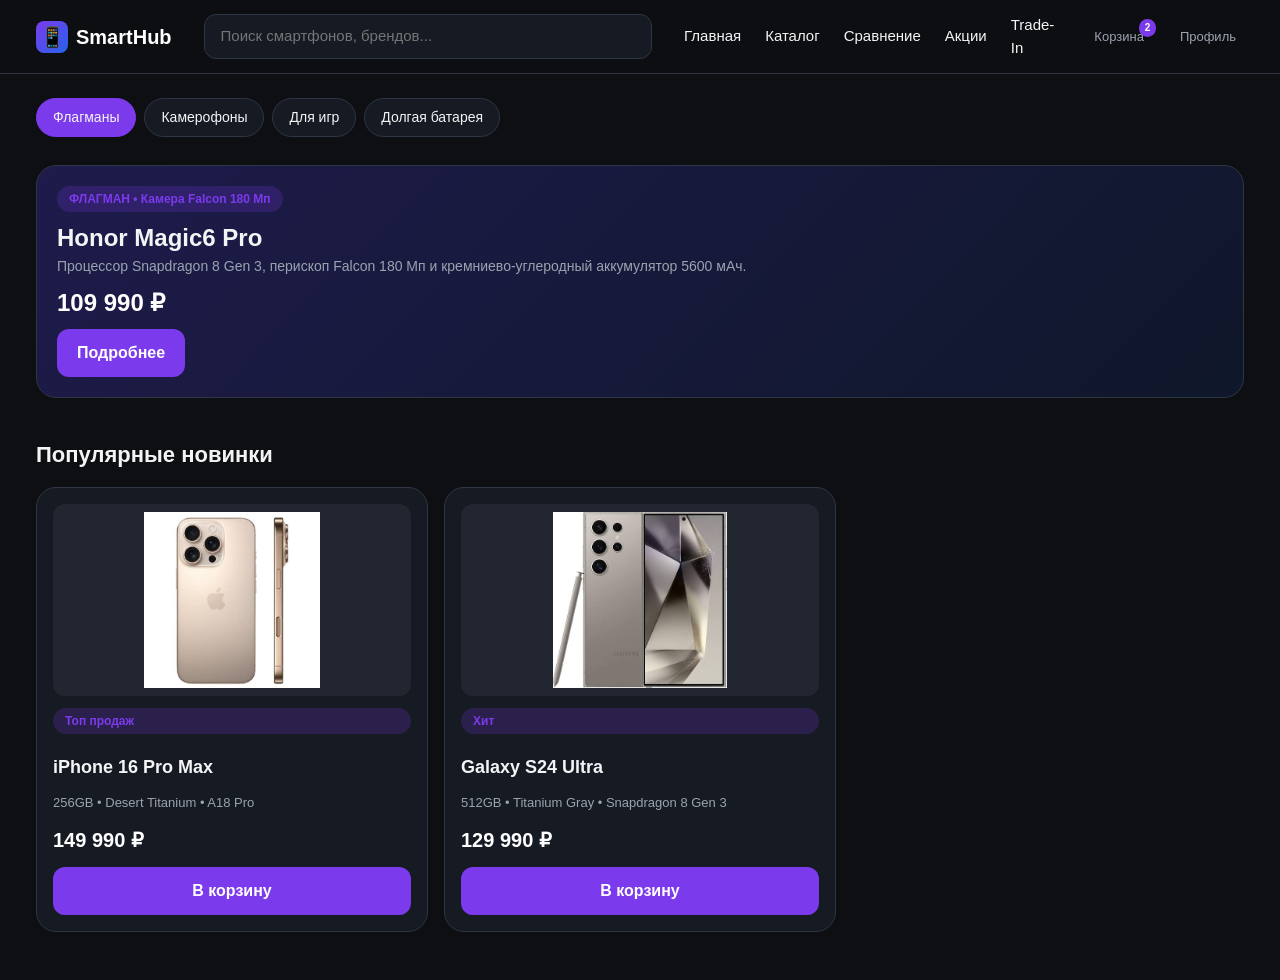
<file: index.html>
<!DOCTYPE html>
<html lang="ru">
<head>
  <meta charset="UTF-8">
  <meta name="viewport" content="width=device-width, initial-scale=1.0, maximum-scale=1.0, user-scalable=no">
  <title>SmartHub — Магазин смартфонов</title>
  <link rel="stylesheet" href="reset.css">
  <link rel="stylesheet" href="style.css">
</head>
<body>

  <header class="header">
    <div class="container header__inner">
      <a href="index.html" class="logo">
        <div class="logo__icon">📱</div>
        <span>SmartHub</span>
      </a>

      <div class="search-bar desktop-only">
        <input type="text" placeholder="Поиск смартфонов, брендов...">
      </div>

      <nav class="desktop-nav desktop-only">
        <a href="index.html">Главная</a>
        <a href="catalog.html">Каталог</a>
        <a href="catalog.html">Сравнение</a>
        <a href="#">Акции</a>
        <a href="#">Trade-In</a>
      </nav>

      <div class="header__actions desktop-only">
        <a href="catalog.html" class="mobile-nav__item">
          Корзина <span class="badge">2</span>
        </a>
        <a href="product.html" class="mobile-nav__item">Профиль</a>
      </div>
    </div>
  </header>

  <main class="container">
    <div class="search-bar mobile-only">
      <input type="text" placeholder="Найти смартфон, бренд...">
    </div>

    <div class="filters-chip-group">
      <div class="chip chip--active">Флагманы</div>
      <div class="chip">Камерофоны</div>
      <div class="chip">Для игр</div>
      <div class="chip">Долгая батарея</div>
    </div>

    <section class="hero-banner">
      <span class="hero-banner__tag">ФЛАГМАН • Камера Falcon 180 Мп</span>
      <h2>Honor Magic6 Pro</h2>
      <p style="color: var(--text-secondary); font-size: 0.875rem;">Процессор Snapdragon 8 Gen 3, перископ Falcon 180 Мп и кремниево-углеродный аккумулятор 5600 мАч.</p>
      <div class="hero-banner__price">109 990 ₽</div>
      <a href="product.html" class="btn btn--primary" style="width: auto;">Подробнее</a>
    </section>

    <section class="section">
      <h2 class="section__title">Популярные новинки</h2>
      <div class="product-grid">
        
        <article class="product-card">
          <img src="iphone16promax.jpg" alt="iPhone 16 Pro Max" class="product-card__img">
          <span class="hero-banner__tag">Топ продаж</span>
          <h3 class="product-card__title">iPhone 16 Pro Max</h3>
          <p style="font-size: 0.8125rem; color: var(--text-secondary);">256GB • Desert Titanium • A18 Pro</p>
          <div class="product-card__price">149 990 ₽</div>
          <a href="product.html" class="btn btn--primary">В корзину</a>
        </article>

        <article class="product-card">
          <img src="s24ultra.jpg" alt="Galaxy S24 Ultra" class="product-card__img">
          <span class="hero-banner__tag">Хит</span>
          <h3 class="product-card__title">Galaxy S24 Ultra</h3>
          <p style="font-size: 0.8125rem; color: var(--text-secondary);">512GB • Titanium Gray • Snapdragon 8 Gen 3</p>
          <div class="product-card__price">129 990 ₽</div>
          <a href="product.html" class="btn btn--primary">В корзину</a>
        </article>

      </div>
    </section>
  </main>

  <nav class="mobile-nav">
    <a href="index.html" class="mobile-nav__item mobile-nav__item--active">
      <span>Главная</span>
    </a>
    <a href="catalog.html" class="mobile-nav__item">
      <span>Каталог</span>
    </a>
    <a href="catalog.html" class="mobile-nav__item">
      <span class="badge">3</span>
      <span>Сравнение</span>
    </a>
    <a href="catalog.html" class="mobile-nav__item">
      <span class="badge">2</span>
      <span>Корзина</span>
    </a>
    <a href="product.html" class="mobile-nav__item">
      <span>Профиль</span>
    </a>
  </nav>

  <script src="app.js"></script>
</body>
</html>
</file>
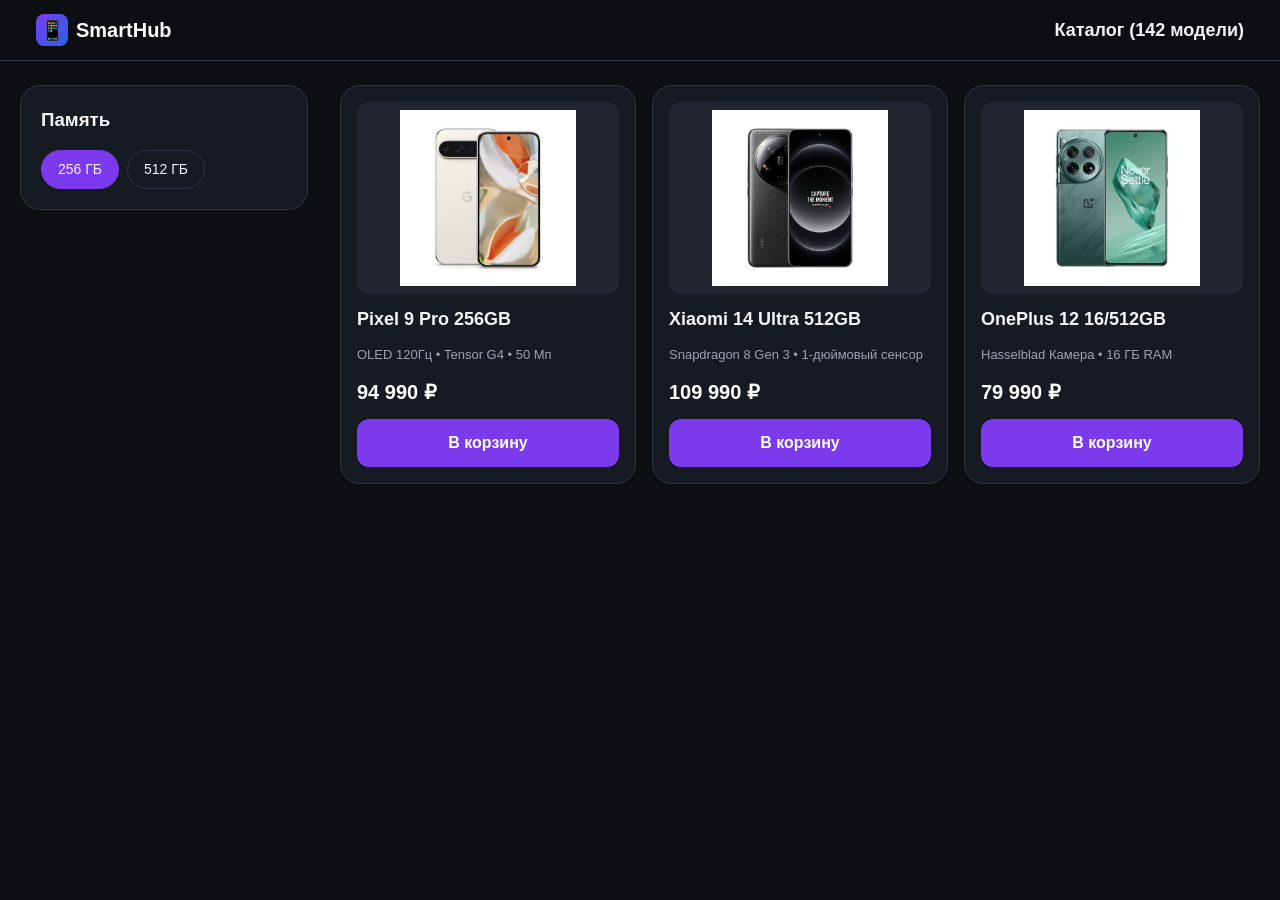
<file: catalog.html>
<!DOCTYPE html>
<html lang="ru">
<head>
  <meta charset="UTF-8">
  <meta name="viewport" content="width=device-width, initial-scale=1.0, maximum-scale=1.0, user-scalable=no">
  <title>SmartHub — Каталог смартфонов</title>
  <link rel="stylesheet" href="reset.css">
  <link rel="stylesheet" href="style.css">
</head>
<body>

  <header class="header">
    <div class="container header__inner">
      <a href="index.html" class="logo">
        <div class="logo__icon">📱</div>
        <span>SmartHub</span>
      </a>
      <h1 style="font-size: 1.125rem;">Каталог (142 модели)</h1>
    </div>
  </header>

  <main class="container section">
    
    <div class="catalog-layout">
      <aside class="filter-sidebar">
        <h3 style="margin-bottom: 1rem;">Память</h3>
        <div style="display: flex; gap: 0.5rem;">
          <button class="chip chip--active">256 ГБ</button>
          <button class="chip">512 ГБ</button>
        </div>
      </aside>

      <section>
        <div class="product-grid">
          
          <article class="product-card">
            <img src="pixel9pro.jpg" alt="Pixel 9 Pro" class="product-card__img">
            <h3 class="product-card__title">Pixel 9 Pro 256GB</h3>
            <p style="font-size: 0.8125rem; color: var(--text-secondary);">OLED 120Гц • Tensor G4 • 50 Мп</p>
            <div class="product-card__price">94 990 ₽</div>
            <a href="product.html" class="btn btn--primary">В корзину</a>
          </article>

          <article class="product-card">
            <img src="xiaomi14ultra.jpg" alt="Xiaomi 14 Ultra" class="product-card__img">
            <h3 class="product-card__title">Xiaomi 14 Ultra 512GB</h3>
            <p style="font-size: 0.8125rem; color: var(--text-secondary);">Snapdragon 8 Gen 3 • 1-дюймовый сенсор</p>
            <div class="product-card__price">109 990 ₽</div>
            <a href="product.html" class="btn btn--primary">В корзину</a>
          </article>

          <article class="product-card">
            <img src="oneplus12.jpg" alt="OnePlus 12" class="product-card__img">
            <h3 class="product-card__title">OnePlus 12 16/512GB</h3>
            <p style="font-size: 0.8125rem; color: var(--text-secondary);">Hasselblad Камера • 16 ГБ RAM</p>
            <div class="product-card__price">79 990 ₽</div>
            <a href="product.html" class="btn btn--primary">В корзину</a>
          </article>

        </div>
      </section>
    </div>

  </main>

  <nav class="mobile-nav">
    <a href="index.html" class="mobile-nav__item"><span>Главная</span></a>
    <a href="catalog.html" class="mobile-nav__item mobile-nav__item--active"><span>Каталог</span></a>
    <a href="product.html" class="mobile-nav__item"><span>Профиль</span></a>
  </nav>

  <script src="app.js"></script>
</body>
</html>
</file>
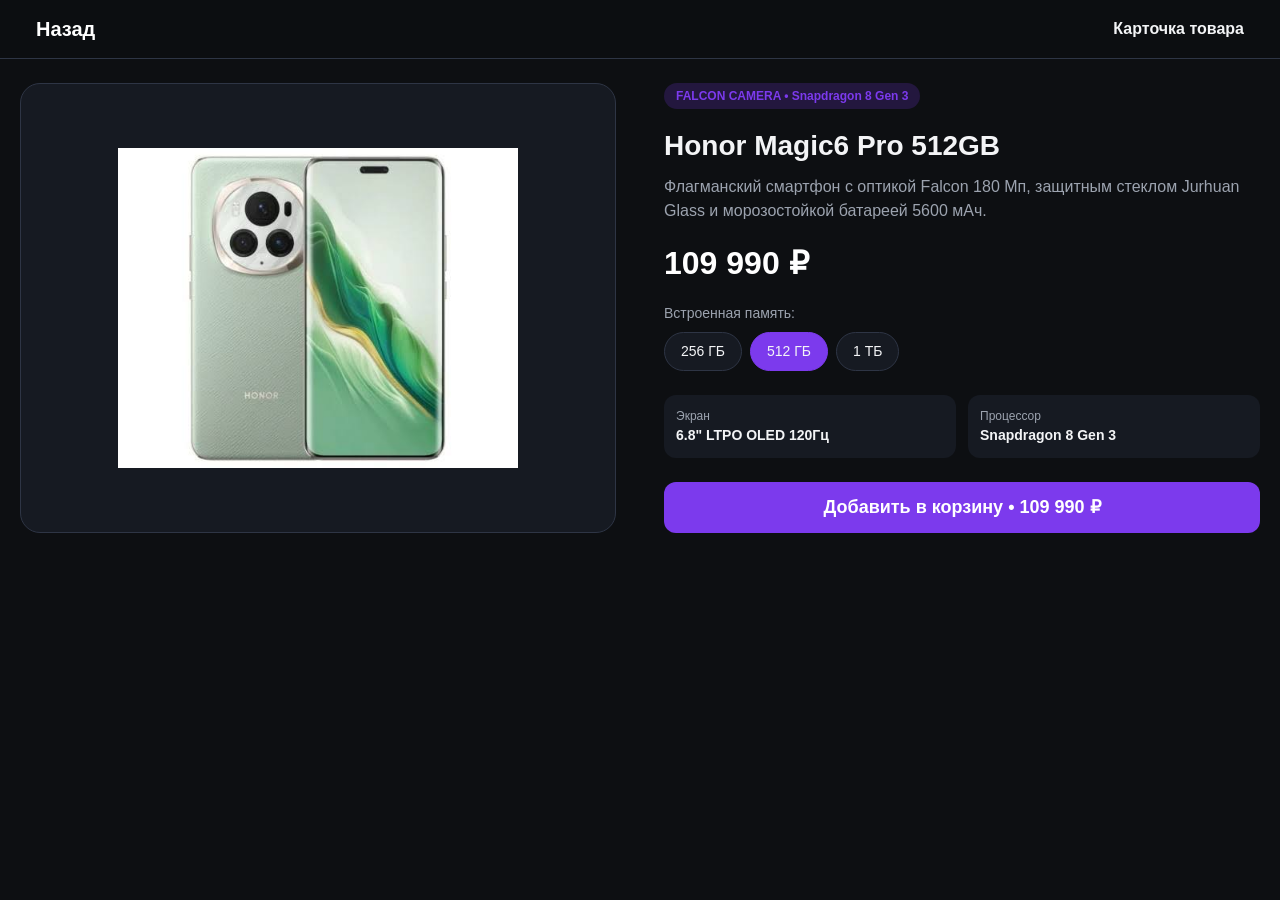
<file: product.html>
<!DOCTYPE html>
<html lang="ru">
<head>
  <meta charset="UTF-8">
  <meta name="viewport" content="width=device-width, initial-scale=1.0, maximum-scale=1.0, user-scalable=no">
  <title>Honor Magic6 Pro — SmartHub</title>
  <link rel="stylesheet" href="reset.css">
  <link rel="stylesheet" href="style.css">
</head>
<body>

  <header class="header">
    <div class="container header__inner">
      <a href="catalog.html" class="logo">Назад</a>
      <span style="font-weight: 600;">Карточка товара</span>
    </div>
  </header>

  <main class="container section">
    <div class="product-detail-layout">
      <div class="product-detail__media">
        <img src="magic6pro.jpg" alt="Honor Magic6 Pro">
      </div>

      <div>
        <span class="hero-banner__tag">FALCON CAMERA • Snapdragon 8 Gen 3</span>
        <h1 style="font-size: 1.75rem; margin: 0.5rem 0;">Honor Magic6 Pro 512GB</h1>
        <p style="color: var(--text-secondary); margin-bottom: 1rem;">Флагманский смартфон с оптикой Falcon 180 Мп, защитным стеклом Jurhuan Glass и морозостойкой батареей 5600 мАч.</p>

        <div style="font-size: 2rem; font-weight: 800; margin-bottom: 1rem; color: #fff;">109 990 ₽</div>

        <div style="margin-bottom: 1.5rem;">
          <p style="font-size: 0.875rem; color: var(--text-secondary); margin-bottom: 0.5rem;">Встроенная память:</p>
          <div style="display: flex; gap: 0.5rem;">
            <button class="chip">256 ГБ</button>
            <button class="chip chip--active">512 ГБ</button>
            <button class="chip">1 ТБ</button>
          </div>
        </div>

        <div style="display: grid; grid-template-columns: 1fr 1fr; gap: 0.75rem; margin-bottom: 1.5rem;">
          <div style="background-color: var(--bg-card); padding: 0.75rem; border-radius: var(--radius-md);">
            <div style="font-size: 0.75rem; color: var(--text-secondary);">Экран</div>
            <div style="font-weight: 600; font-size: 0.875rem;">6.8" LTPO OLED 120Гц</div>
          </div>
          <div style="background-color: var(--bg-card); padding: 0.75rem; border-radius: var(--radius-md);">
            <div style="font-size: 0.75rem; color: var(--text-secondary);">Процессор</div>
            <div style="font-weight: 600; font-size: 0.875rem;">Snapdragon 8 Gen 3</div>
          </div>
        </div>

        <button class="btn btn--primary" style="font-size: 1.125rem;">Добавить в корзину • 109 990 ₽</button>
      </div>
    </div>
  </main>

  <nav class="mobile-nav">
    <a href="index.html" class="mobile-nav__item"><span>Главная</span></a>
    <a href="catalog.html" class="mobile-nav__item"><span>Каталог</span></a>
    <a href="product.html" class="mobile-nav__item mobile-nav__item--active"><span>Профиль</span></a>
  </nav>

  <script src="app.js"></script>
</body>
</html>
</file>
<file: style.css>
:root {
  --bg-main: #0d0f12;
  --bg-card: #161a22;
  --bg-element: #212631;
  --accent-purple: #7c3aed;
  --accent-blue: #2563eb;
  --accent-green: #10b981;
  --text-primary: #f3f4f6;
  --text-secondary: #9ca3af;
  --border-color: #2e3545;
  --radius-sm: 0.5rem;
  --radius-md: 0.75rem;
  --radius-lg: 1.25rem;
}

.container {
  width: 100%;
  padding-left: 1rem;
  padding-right: 1rem;
  margin: 0 auto;
}

main.container {
  padding-top: 1.5rem;
  padding-bottom: 5.5rem;
}

.desktop-only {
  display: none !important;
}

.mobile-only {
  display: flex !important;
}

.header {
  position: sticky;
  top: 0;
  z-index: 100;
  background-color: rgba(13, 15, 18, 0.9);
  backdrop-filter: blur(10px);
  border-bottom: 1px solid var(--border-color);
  padding: 0.875rem 0;
}

.header__inner {
  display: flex;
  align-items: center;
  justify-content: space-between;
}

.logo {
  display: flex;
  align-items: center;
  gap: 0.5rem;
  font-weight: 700;
  font-size: 1.25rem;
  color: #fff;
}

.logo__icon {
  width: 2rem;
  height: 2rem;
  background: linear-gradient(135deg, var(--accent-purple), var(--accent-blue));
  border-radius: var(--radius-sm);
  display: flex;
  align-items: center;
  justify-content: center;
}

.header__actions {
  display: flex;
  align-items: center;
  gap: 1.25rem;
}

.search-bar {
  display: flex;
  align-items: center;
  background-color: var(--bg-card);
  border: 1px solid var(--border-color);
  border-radius: var(--radius-md);
  padding: 0.625rem 1rem;
  width: 100%;
}

.search-bar.mobile-only {
  margin-bottom: 1.25rem;
}

.search-bar input {
  width: 100%;
  font-size: 0.9375rem;
}

.mobile-nav {
  position: fixed;
  bottom: 0;
  left: 0;
  right: 0;
  background-color: var(--bg-card);
  border-top: 1px solid var(--border-color);
  display: flex;
  justify-content: space-around;
  padding: 0.625rem 0;
  z-index: 1000;
}

.mobile-nav__item {
  display: flex;
  align-items: center;
  justify-content: center;
  font-size: 0.8125rem;
  font-weight: 500;
  color: var(--text-secondary);
  position: relative;
  padding: 0.25rem 0.5rem;
}

.mobile-nav__item--active {
  color: var(--accent-purple);
  font-weight: 700;
}

.badge {
  position: absolute;
  top: -0.25rem;
  right: -0.25rem;
  background-color: var(--accent-purple);
  color: #fff;
  font-size: 0.625rem;
  padding: 0.1rem 0.35rem;
  border-radius: 999px;
  font-weight: 700;
}

.section {
  padding: 1rem 0;
}

.section__title {
  font-size: 1.375rem;
  font-weight: 700;
  margin-bottom: 1rem;
}

.hero-banner {
  background: linear-gradient(135deg, #1e1b4b, #0f172a);
  border: 1px solid var(--border-color);
  border-radius: var(--radius-lg);
  padding: 1.25rem;
  margin-bottom: 1.5rem;
  position: relative;
  overflow: hidden;
}

.hero-banner__tag {
  display: inline-block;
  background-color: rgba(124, 58, 237, 0.2);
  color: var(--accent-purple);
  padding: 0.25rem 0.75rem;
  border-radius: 999px;
  font-size: 0.75rem;
  font-weight: 600;
  margin-bottom: 0.5rem;
}

.hero-banner__price {
  font-size: 1.5rem;
  font-weight: 800;
  color: #fff;
  margin: 0.5rem 0;
}

.product-grid {
  display: flex;
  flex-direction: column;
  gap: 1rem;
}

.product-card {
  background-color: var(--bg-card);
  border: 1px solid var(--border-color);
  border-radius: var(--radius-lg);
  padding: 1rem;
  display: flex;
  flex-direction: column;
  gap: 0.75rem;
  position: relative;
}

.product-card__img {
  width: 100%;
  height: 12rem;
  object-fit: contain;
  background-color: var(--bg-element);
  border-radius: var(--radius-md);
  padding: 0.5rem;
}

.product-card__title {
  font-size: 1.125rem;
  font-weight: 700;
}

.product-card__price {
  font-size: 1.25rem;
  font-weight: 800;
  color: #fff;
}

.btn {
  display: inline-flex;
  align-items: center;
  justify-content: center;
  gap: 0.5rem;
  padding: 0.75rem 1.25rem;
  border-radius: var(--radius-md);
  font-weight: 600;
  cursor: pointer;
  transition: background-color 0.2s ease;
  width: 100%;
}

.btn--primary {
  background-color: var(--accent-purple);
  color: #fff;
}

.btn--primary:hover {
  background-color: #6d28d9;
}

.filters-chip-group {
  display: flex;
  gap: 0.5rem;
  overflow-x: auto;
  padding-bottom: 0.5rem;
  margin-bottom: 1.25rem;
}

.chip {
  background-color: var(--bg-card);
  border: 1px solid var(--border-color);
  padding: 0.5rem 1rem;
  border-radius: 999px;
  white-space: nowrap;
  font-size: 0.875rem;
  color: var(--text-primary);
}

.chip--active {
  background-color: var(--accent-purple);
  border-color: var(--accent-purple);
}

.catalog-layout {
  display: flex;
  flex-direction: column;
  gap: 1.5rem; 
}

.filter-sidebar {
  background-color: var(--bg-card);
  border: 1px solid var(--border-color);
  border-radius: var(--radius-lg);
  padding: 1.25rem;
}

.product-detail-layout {
  display: flex;
  flex-direction: column;
  gap: 1.5rem;
}

.product-detail__media {
  background-color: var(--bg-card);
  border: 1px solid var(--border-color);
  border-radius: var(--radius-lg);
  padding: 1rem;
  display: flex;
  justify-content: center;
  align-items: center;
}

.product-detail__media img {
  max-width: 100%;
  max-height: 20rem;
  object-fit: contain;
}

@media (min-width: 768px) {
  .container {
    max-width: 720px;
  }

  .product-grid {
    display: grid;
    grid-template-columns: repeat(2, 1fr);
  }
}

@media (min-width: 1280px) {
  .container {
    max-width: 1240px;
  }

  main.container {
    padding-bottom: 2rem;
  }

  .mobile-nav,
  .mobile-only {
    display: none !important;
  }

  .desktop-only {
    display: flex !important;
  }

  .header__inner {
    gap: 2rem;
  }

  .search-bar {
    max-width: 32rem;
  }

  .desktop-nav {
    display: flex;
    align-items: center;
    gap: 1.5rem;
    font-weight: 500;
    font-size: 0.9375rem;
  }

  .catalog-layout {
    display: grid;
    grid-template-columns: 18rem 1fr;
    gap: 2rem;
    align-items: start;
  }

  .product-grid {
    grid-template-columns: repeat(3, 1fr);
  }

  .product-detail-layout {
    display: grid;
    grid-template-columns: 1fr 1fr;
    gap: 3rem;
  }
}
</file>
